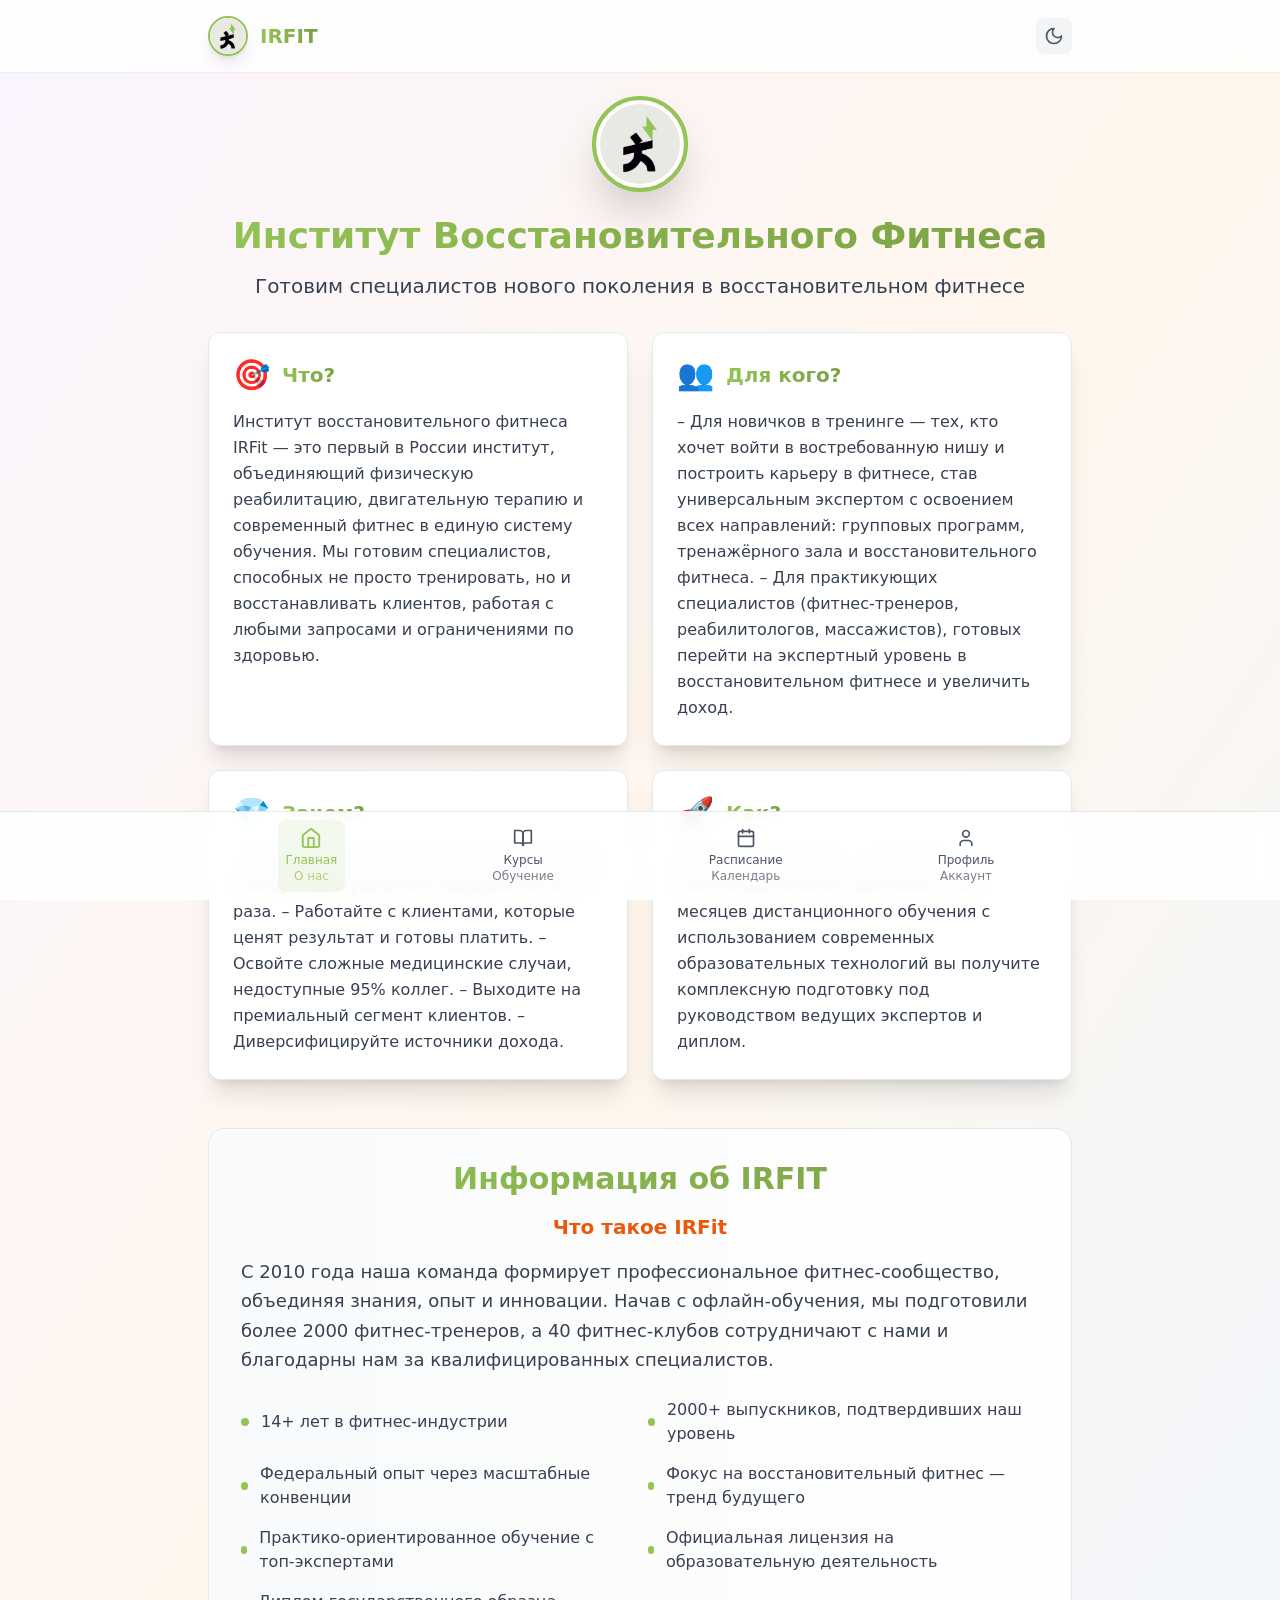
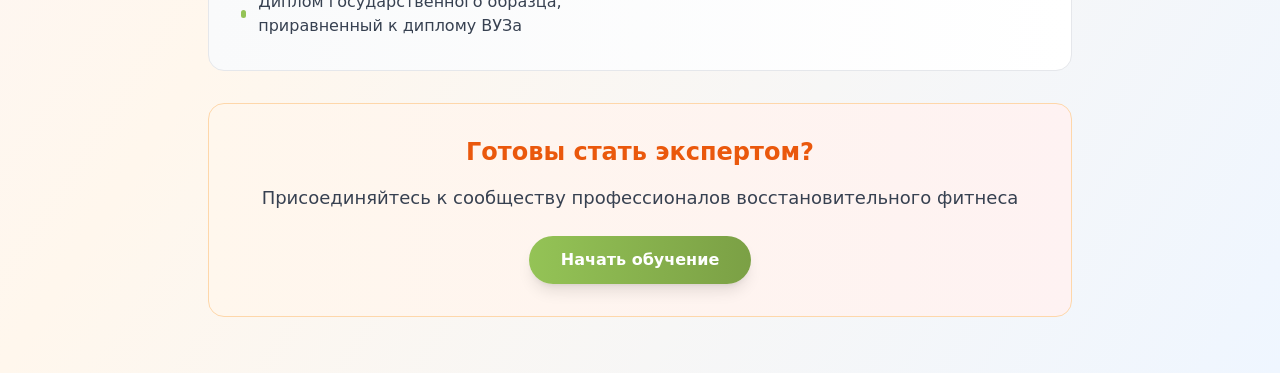
<file: index.html>
<!doctype html>
<html lang="ru">
  <head>
    <meta charset="UTF-8" />
    <link rel="icon" type="image/svg+xml" href="/vite.svg" />
    <meta name="viewport" content="width=device-width, initial-scale=1.0" />
    <title>IRFIT APP - Адаптивное фитнес приложение</title>
    <script src="https://telegram.org/js/telegram-web-app.js"></script>
    <script type="module" crossorigin src="./assets/index-PT_-yAup.js"></script>
    <link rel="stylesheet" crossorigin href="./assets/index-DlywzJ5x.css">
  </head>
  <body>
    <div id="root"></div>
  </body>
</html>
</file>
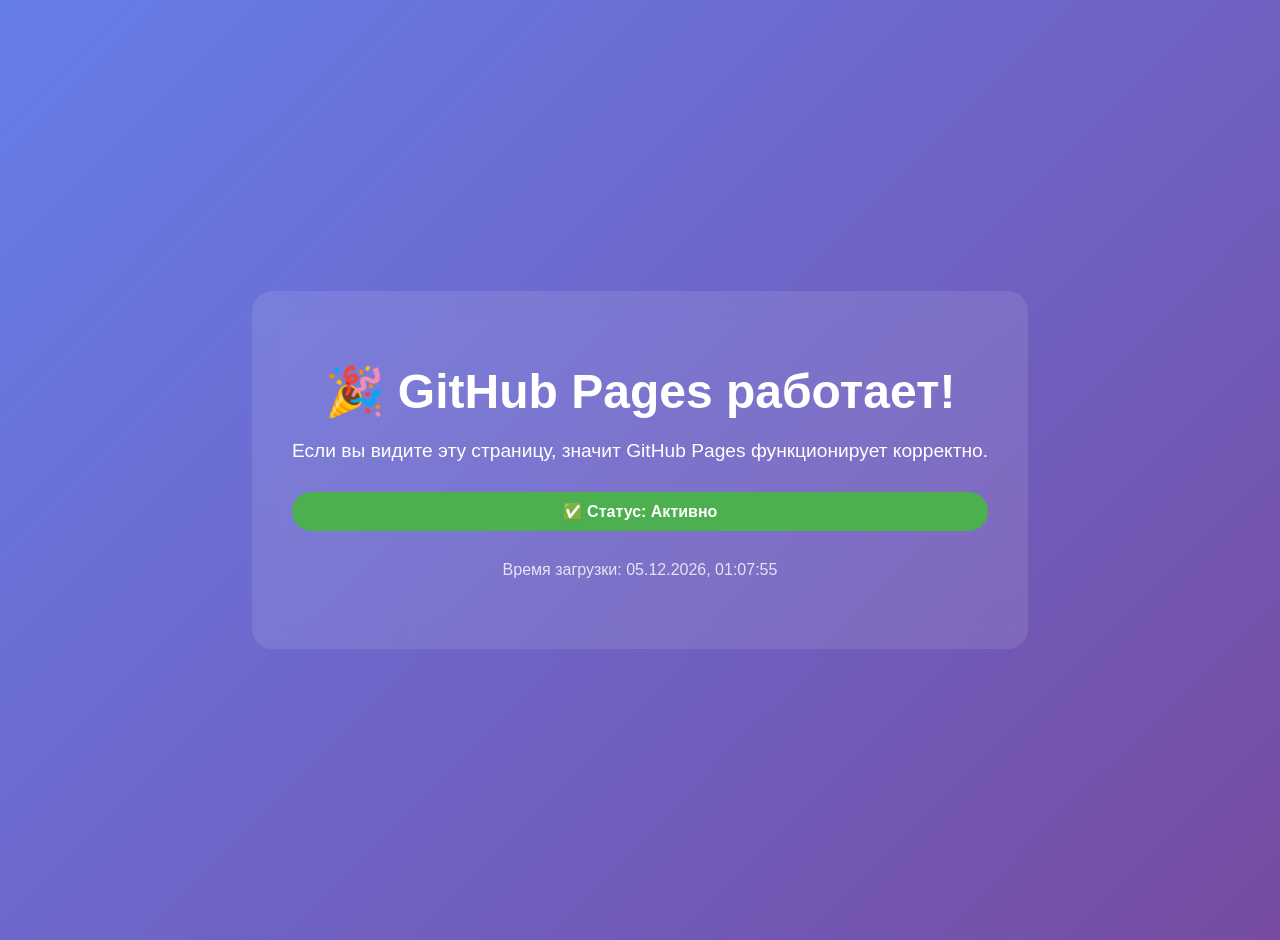
<file: test.html>
<!DOCTYPE html>
<html lang="ru">
<head>
    <meta charset="UTF-8">
    <meta name="viewport" content="width=device-width, initial-scale=1.0">
    <title>Тест GitHub Pages</title>
    <style>
        body {
            font-family: Arial, sans-serif;
            background: linear-gradient(135deg, #667eea 0%, #764ba2 100%);
            color: white;
            margin: 0;
            padding: 20px;
            min-height: 100vh;
            display: flex;
            align-items: center;
            justify-content: center;
        }
        .container {
            text-align: center;
            background: rgba(255, 255, 255, 0.1);
            padding: 40px;
            border-radius: 20px;
            backdrop-filter: blur(10px);
        }
        h1 {
            font-size: 3rem;
            margin-bottom: 20px;
        }
        p {
            font-size: 1.2rem;
            margin-bottom: 30px;
        }
        .status {
            background: #4CAF50;
            padding: 10px 20px;
            border-radius: 25px;
            font-weight: bold;
        }
    </style>
</head>
<body>
    <div class="container">
        <h1>🎉 GitHub Pages работает!</h1>
        <p>Если вы видите эту страницу, значит GitHub Pages функционирует корректно.</p>
        <div class="status">✅ Статус: Активно</div>
        <p style="margin-top: 30px; font-size: 1rem; opacity: 0.8;">
            Время загрузки: <span id="loadTime"></span>
        </p>
    </div>
    
    <script>
        document.getElementById('loadTime').textContent = new Date().toLocaleString('ru-RU');
        console.log('Тестовая страница загружена успешно!');
    </script>
</body>
</html>
</file>
<file: assets/index-DlywzJ5x.css>
*,:before,:after{--tw-border-spacing-x: 0;--tw-border-spacing-y: 0;--tw-translate-x: 0;--tw-translate-y: 0;--tw-rotate: 0;--tw-skew-x: 0;--tw-skew-y: 0;--tw-scale-x: 1;--tw-scale-y: 1;--tw-pan-x: ;--tw-pan-y: ;--tw-pinch-zoom: ;--tw-scroll-snap-strictness: proximity;--tw-gradient-from-position: ;--tw-gradient-via-position: ;--tw-gradient-to-position: ;--tw-ordinal: ;--tw-slashed-zero: ;--tw-numeric-figure: ;--tw-numeric-spacing: ;--tw-numeric-fraction: ;--tw-ring-inset: ;--tw-ring-offset-width: 0px;--tw-ring-offset-color: #fff;--tw-ring-color: rgb(59 130 246 / .5);--tw-ring-offset-shadow: 0 0 #0000;--tw-ring-shadow: 0 0 #0000;--tw-shadow: 0 0 #0000;--tw-shadow-colored: 0 0 #0000;--tw-blur: ;--tw-brightness: ;--tw-contrast: ;--tw-grayscale: ;--tw-hue-rotate: ;--tw-invert: ;--tw-saturate: ;--tw-sepia: ;--tw-drop-shadow: ;--tw-backdrop-blur: ;--tw-backdrop-brightness: ;--tw-backdrop-contrast: ;--tw-backdrop-grayscale: ;--tw-backdrop-hue-rotate: ;--tw-backdrop-invert: ;--tw-backdrop-opacity: ;--tw-backdrop-saturate: ;--tw-backdrop-sepia: ;--tw-contain-size: ;--tw-contain-layout: ;--tw-contain-paint: ;--tw-contain-style: }::backdrop{--tw-border-spacing-x: 0;--tw-border-spacing-y: 0;--tw-translate-x: 0;--tw-translate-y: 0;--tw-rotate: 0;--tw-skew-x: 0;--tw-skew-y: 0;--tw-scale-x: 1;--tw-scale-y: 1;--tw-pan-x: ;--tw-pan-y: ;--tw-pinch-zoom: ;--tw-scroll-snap-strictness: proximity;--tw-gradient-from-position: ;--tw-gradient-via-position: ;--tw-gradient-to-position: ;--tw-ordinal: ;--tw-slashed-zero: ;--tw-numeric-figure: ;--tw-numeric-spacing: ;--tw-numeric-fraction: ;--tw-ring-inset: ;--tw-ring-offset-width: 0px;--tw-ring-offset-color: #fff;--tw-ring-color: rgb(59 130 246 / .5);--tw-ring-offset-shadow: 0 0 #0000;--tw-ring-shadow: 0 0 #0000;--tw-shadow: 0 0 #0000;--tw-shadow-colored: 0 0 #0000;--tw-blur: ;--tw-brightness: ;--tw-contrast: ;--tw-grayscale: ;--tw-hue-rotate: ;--tw-invert: ;--tw-saturate: ;--tw-sepia: ;--tw-drop-shadow: ;--tw-backdrop-blur: ;--tw-backdrop-brightness: ;--tw-backdrop-contrast: ;--tw-backdrop-grayscale: ;--tw-backdrop-hue-rotate: ;--tw-backdrop-invert: ;--tw-backdrop-opacity: ;--tw-backdrop-saturate: ;--tw-backdrop-sepia: ;--tw-contain-size: ;--tw-contain-layout: ;--tw-contain-paint: ;--tw-contain-style: }*,:before,:after{box-sizing:border-box;border-width:0;border-style:solid;border-color:#e5e7eb}:before,:after{--tw-content: ""}html,:host{line-height:1.5;-webkit-text-size-adjust:100%;-moz-tab-size:4;-o-tab-size:4;tab-size:4;font-family:ui-sans-serif,system-ui,sans-serif,"Apple Color Emoji","Segoe UI Emoji",Segoe UI Symbol,"Noto Color Emoji";font-feature-settings:normal;font-variation-settings:normal;-webkit-tap-highlight-color:transparent}body{margin:0;line-height:inherit}hr{height:0;color:inherit;border-top-width:1px}abbr:where([title]){-webkit-text-decoration:underline dotted;text-decoration:underline dotted}h1,h2,h3,h4,h5,h6{font-size:inherit;font-weight:inherit}a{color:inherit;text-decoration:inherit}b,strong{font-weight:bolder}code,kbd,samp,pre{font-family:ui-monospace,SFMono-Regular,Menlo,Monaco,Consolas,Liberation Mono,Courier New,monospace;font-feature-settings:normal;font-variation-settings:normal;font-size:1em}small{font-size:80%}sub,sup{font-size:75%;line-height:0;position:relative;vertical-align:baseline}sub{bottom:-.25em}sup{top:-.5em}table{text-indent:0;border-color:inherit;border-collapse:collapse}button,input,optgroup,select,textarea{font-family:inherit;font-feature-settings:inherit;font-variation-settings:inherit;font-size:100%;font-weight:inherit;line-height:inherit;letter-spacing:inherit;color:inherit;margin:0;padding:0}button,select{text-transform:none}button,input:where([type=button]),input:where([type=reset]),input:where([type=submit]){-webkit-appearance:button;background-color:transparent;background-image:none}:-moz-focusring{outline:auto}:-moz-ui-invalid{box-shadow:none}progress{vertical-align:baseline}::-webkit-inner-spin-button,::-webkit-outer-spin-button{height:auto}[type=search]{-webkit-appearance:textfield;outline-offset:-2px}::-webkit-search-decoration{-webkit-appearance:none}::-webkit-file-upload-button{-webkit-appearance:button;font:inherit}summary{display:list-item}blockquote,dl,dd,h1,h2,h3,h4,h5,h6,hr,figure,p,pre{margin:0}fieldset{margin:0;padding:0}legend{padding:0}ol,ul,menu{list-style:none;margin:0;padding:0}dialog{padding:0}textarea{resize:vertical}input::-moz-placeholder,textarea::-moz-placeholder{opacity:1;color:#9ca3af}input::placeholder,textarea::placeholder{opacity:1;color:#9ca3af}button,[role=button]{cursor:pointer}:disabled{cursor:default}img,svg,video,canvas,audio,iframe,embed,object{display:block;vertical-align:middle}img,video{max-width:100%;height:auto}[hidden]:where(:not([hidden=until-found])){display:none}.fixed{position:fixed}.absolute{position:absolute}.relative{position:relative}.sticky{position:sticky}.inset-0{top:0;right:0;bottom:0;left:0}.-right-1{right:-.25rem}.-top-1{top:-.25rem}.bottom-0{bottom:0}.bottom-1{bottom:.25rem}.bottom-3{bottom:.75rem}.left-0{left:0}.left-3{left:.75rem}.right-0{right:0}.right-3{right:.75rem}.top-0{top:0}.top-1\/2{top:50%}.z-10{z-index:10}.z-40{z-index:40}.z-50{z-index:50}.mx-4{margin-left:1rem;margin-right:1rem}.mx-auto{margin-left:auto;margin-right:auto}.mb-1{margin-bottom:.25rem}.mb-12{margin-bottom:3rem}.mb-2{margin-bottom:.5rem}.mb-3{margin-bottom:.75rem}.mb-4{margin-bottom:1rem}.mb-6{margin-bottom:1.5rem}.mb-8{margin-bottom:2rem}.ml-1{margin-left:.25rem}.ml-2{margin-left:.5rem}.ml-4{margin-left:1rem}.mr-2{margin-right:.5rem}.mr-3{margin-right:.75rem}.mr-4{margin-right:1rem}.mt-0\.5{margin-top:.125rem}.mt-1{margin-top:.25rem}.mt-2{margin-top:.5rem}.mt-3{margin-top:.75rem}.mt-4{margin-top:1rem}.mt-6{margin-top:1.5rem}.mt-auto{margin-top:auto}.block{display:block}.inline-block{display:inline-block}.inline{display:inline}.flex{display:flex}.inline-flex{display:inline-flex}.grid{display:grid}.hidden{display:none}.aspect-square{aspect-ratio:1 / 1}.h-1\.5{height:.375rem}.h-10{height:2.5rem}.h-12{height:3rem}.h-16{height:4rem}.h-2{height:.5rem}.h-20{height:5rem}.h-24{height:6rem}.h-3{height:.75rem}.h-32{height:8rem}.h-4{height:1rem}.h-40{height:10rem}.h-5{height:1.25rem}.h-6{height:1.5rem}.h-64{height:16rem}.h-8{height:2rem}.h-96{height:24rem}.h-full{height:100%}.h-screen{height:100vh}.max-h-32{max-height:8rem}.max-h-96{max-height:24rem}.max-h-\[85vh\]{max-height:85vh}.max-h-\[calc\(100vh-5rem\)\]{max-height:calc(100vh - 5rem)}.min-h-\[200px\]{min-height:200px}.min-h-\[250px\]{min-height:250px}.min-h-\[300px\]{min-height:300px}.min-h-screen{min-height:100vh}.w-1\.5{width:.375rem}.w-10{width:2.5rem}.w-12{width:3rem}.w-16{width:4rem}.w-2{width:.5rem}.w-20{width:5rem}.w-24{width:6rem}.w-3{width:.75rem}.w-4{width:1rem}.w-5{width:1.25rem}.w-6{width:1.5rem}.w-8{width:2rem}.w-9{width:2.25rem}.w-full{width:100%}.min-w-0{min-width:0px}.max-w-2xl{max-width:42rem}.max-w-4xl{max-width:56rem}.max-w-lg{max-width:32rem}.max-w-md{max-width:28rem}.flex-1{flex:1 1 0%}.flex-shrink-0{flex-shrink:0}.-translate-y-1\/2{--tw-translate-y: -50%;transform:translate(var(--tw-translate-x),var(--tw-translate-y)) rotate(var(--tw-rotate)) skew(var(--tw-skew-x)) skewY(var(--tw-skew-y)) scaleX(var(--tw-scale-x)) scaleY(var(--tw-scale-y))}.rotate-180{--tw-rotate: 180deg;transform:translate(var(--tw-translate-x),var(--tw-translate-y)) rotate(var(--tw-rotate)) skew(var(--tw-skew-x)) skewY(var(--tw-skew-y)) scaleX(var(--tw-scale-x)) scaleY(var(--tw-scale-y))}.scale-100{--tw-scale-x: 1;--tw-scale-y: 1;transform:translate(var(--tw-translate-x),var(--tw-translate-y)) rotate(var(--tw-rotate)) skew(var(--tw-skew-x)) skewY(var(--tw-skew-y)) scaleX(var(--tw-scale-x)) scaleY(var(--tw-scale-y))}.scale-110{--tw-scale-x: 1.1;--tw-scale-y: 1.1;transform:translate(var(--tw-translate-x),var(--tw-translate-y)) rotate(var(--tw-rotate)) skew(var(--tw-skew-x)) skewY(var(--tw-skew-y)) scaleX(var(--tw-scale-x)) scaleY(var(--tw-scale-y))}.transform{transform:translate(var(--tw-translate-x),var(--tw-translate-y)) rotate(var(--tw-rotate)) skew(var(--tw-skew-x)) skewY(var(--tw-skew-y)) scaleX(var(--tw-scale-x)) scaleY(var(--tw-scale-y))}@keyframes pulse{50%{opacity:.5}}.animate-pulse{animation:pulse 2s cubic-bezier(.4,0,.6,1) infinite}@keyframes spin{to{transform:rotate(360deg)}}.animate-spin{animation:spin 1s linear infinite}.cursor-not-allowed{cursor:not-allowed}.cursor-pointer{cursor:pointer}.resize-none{resize:none}.list-inside{list-style-position:inside}.list-decimal{list-style-type:decimal}.grid-cols-1{grid-template-columns:repeat(1,minmax(0,1fr))}.grid-cols-2{grid-template-columns:repeat(2,minmax(0,1fr))}.grid-cols-3{grid-template-columns:repeat(3,minmax(0,1fr))}.grid-cols-7{grid-template-columns:repeat(7,minmax(0,1fr))}.flex-col{flex-direction:column}.flex-wrap{flex-wrap:wrap}.items-start{align-items:flex-start}.items-center{align-items:center}.items-stretch{align-items:stretch}.justify-start{justify-content:flex-start}.justify-end{justify-content:flex-end}.justify-center{justify-content:center}.justify-between{justify-content:space-between}.justify-around{justify-content:space-around}.gap-2{gap:.5rem}.gap-3{gap:.75rem}.gap-4{gap:1rem}.gap-6{gap:1.5rem}.space-x-1>:not([hidden])~:not([hidden]){--tw-space-x-reverse: 0;margin-right:calc(.25rem * var(--tw-space-x-reverse));margin-left:calc(.25rem * calc(1 - var(--tw-space-x-reverse)))}.space-x-2>:not([hidden])~:not([hidden]){--tw-space-x-reverse: 0;margin-right:calc(.5rem * var(--tw-space-x-reverse));margin-left:calc(.5rem * calc(1 - var(--tw-space-x-reverse)))}.space-x-3>:not([hidden])~:not([hidden]){--tw-space-x-reverse: 0;margin-right:calc(.75rem * var(--tw-space-x-reverse));margin-left:calc(.75rem * calc(1 - var(--tw-space-x-reverse)))}.space-x-4>:not([hidden])~:not([hidden]){--tw-space-x-reverse: 0;margin-right:calc(1rem * var(--tw-space-x-reverse));margin-left:calc(1rem * calc(1 - var(--tw-space-x-reverse)))}.space-x-6>:not([hidden])~:not([hidden]){--tw-space-x-reverse: 0;margin-right:calc(1.5rem * var(--tw-space-x-reverse));margin-left:calc(1.5rem * calc(1 - var(--tw-space-x-reverse)))}.space-y-1>:not([hidden])~:not([hidden]){--tw-space-y-reverse: 0;margin-top:calc(.25rem * calc(1 - var(--tw-space-y-reverse)));margin-bottom:calc(.25rem * var(--tw-space-y-reverse))}.space-y-2>:not([hidden])~:not([hidden]){--tw-space-y-reverse: 0;margin-top:calc(.5rem * calc(1 - var(--tw-space-y-reverse)));margin-bottom:calc(.5rem * var(--tw-space-y-reverse))}.space-y-3>:not([hidden])~:not([hidden]){--tw-space-y-reverse: 0;margin-top:calc(.75rem * calc(1 - var(--tw-space-y-reverse)));margin-bottom:calc(.75rem * var(--tw-space-y-reverse))}.space-y-4>:not([hidden])~:not([hidden]){--tw-space-y-reverse: 0;margin-top:calc(1rem * calc(1 - var(--tw-space-y-reverse)));margin-bottom:calc(1rem * var(--tw-space-y-reverse))}.space-y-6>:not([hidden])~:not([hidden]){--tw-space-y-reverse: 0;margin-top:calc(1.5rem * calc(1 - var(--tw-space-y-reverse)));margin-bottom:calc(1.5rem * var(--tw-space-y-reverse))}.overflow-hidden{overflow:hidden}.overflow-y-auto{overflow-y:auto}.truncate{overflow:hidden;text-overflow:ellipsis;white-space:nowrap}.whitespace-nowrap{white-space:nowrap}.break-all{word-break:break-all}.rounded{border-radius:.25rem}.rounded-2xl{border-radius:1rem}.rounded-full{border-radius:9999px}.rounded-lg{border-radius:.5rem}.rounded-md{border-radius:.375rem}.rounded-xl{border-radius:.75rem}.border{border-width:1px}.border-2{border-width:2px}.border-4{border-width:4px}.border-b{border-bottom-width:1px}.border-b-2{border-bottom-width:2px}.border-l-4{border-left-width:4px}.border-t{border-top-width:1px}.border-dashed{border-style:dashed}.border-\[\#94c356\]{--tw-border-opacity: 1;border-color:rgb(148 195 86 / var(--tw-border-opacity, 1))}.border-\[\#94c356\]\/20{border-color:#94c35633}.border-\[\#94c356\]\/30{border-color:#94c3564d}.border-blue-200{--tw-border-opacity: 1;border-color:rgb(191 219 254 / var(--tw-border-opacity, 1))}.border-blue-300{--tw-border-opacity: 1;border-color:rgb(147 197 253 / var(--tw-border-opacity, 1))}.border-blue-400{--tw-border-opacity: 1;border-color:rgb(96 165 250 / var(--tw-border-opacity, 1))}.border-blue-500{--tw-border-opacity: 1;border-color:rgb(59 130 246 / var(--tw-border-opacity, 1))}.border-blue-700\/30{border-color:#1d4ed84d}.border-gray-100{--tw-border-opacity: 1;border-color:rgb(243 244 246 / var(--tw-border-opacity, 1))}.border-gray-200{--tw-border-opacity: 1;border-color:rgb(229 231 235 / var(--tw-border-opacity, 1))}.border-gray-300{--tw-border-opacity: 1;border-color:rgb(209 213 219 / var(--tw-border-opacity, 1))}.border-gray-500{--tw-border-opacity: 1;border-color:rgb(107 114 128 / var(--tw-border-opacity, 1))}.border-gray-600{--tw-border-opacity: 1;border-color:rgb(75 85 99 / var(--tw-border-opacity, 1))}.border-gray-700{--tw-border-opacity: 1;border-color:rgb(55 65 81 / var(--tw-border-opacity, 1))}.border-green-200{--tw-border-opacity: 1;border-color:rgb(187 247 208 / var(--tw-border-opacity, 1))}.border-green-300{--tw-border-opacity: 1;border-color:rgb(134 239 172 / var(--tw-border-opacity, 1))}.border-green-500{--tw-border-opacity: 1;border-color:rgb(34 197 94 / var(--tw-border-opacity, 1))}.border-green-700\/30{border-color:#15803d4d}.border-orange-200{--tw-border-opacity: 1;border-color:rgb(254 215 170 / var(--tw-border-opacity, 1))}.border-orange-300{--tw-border-opacity: 1;border-color:rgb(253 186 116 / var(--tw-border-opacity, 1))}.border-orange-500{--tw-border-opacity: 1;border-color:rgb(249 115 22 / var(--tw-border-opacity, 1))}.border-orange-700{--tw-border-opacity: 1;border-color:rgb(194 65 12 / var(--tw-border-opacity, 1))}.border-orange-700\/30{border-color:#c2410c4d}.border-purple-300{--tw-border-opacity: 1;border-color:rgb(216 180 254 / var(--tw-border-opacity, 1))}.border-purple-500{--tw-border-opacity: 1;border-color:rgb(168 85 247 / var(--tw-border-opacity, 1))}.border-red-200{--tw-border-opacity: 1;border-color:rgb(254 202 202 / var(--tw-border-opacity, 1))}.border-red-300{--tw-border-opacity: 1;border-color:rgb(252 165 165 / var(--tw-border-opacity, 1))}.border-red-400{--tw-border-opacity: 1;border-color:rgb(248 113 113 / var(--tw-border-opacity, 1))}.border-red-500{--tw-border-opacity: 1;border-color:rgb(239 68 68 / var(--tw-border-opacity, 1))}.border-red-600\/30{border-color:#dc26264d}.border-red-700\/30{border-color:#b91c1c4d}.border-white{--tw-border-opacity: 1;border-color:rgb(255 255 255 / var(--tw-border-opacity, 1))}.border-white\/30{border-color:#ffffff4d}.border-yellow-200{--tw-border-opacity: 1;border-color:rgb(254 240 138 / var(--tw-border-opacity, 1))}.border-l-\[\#94c356\]{--tw-border-opacity: 1;border-left-color:rgb(148 195 86 / var(--tw-border-opacity, 1))}.border-l-blue-500{--tw-border-opacity: 1;border-left-color:rgb(59 130 246 / var(--tw-border-opacity, 1))}.border-l-green-500{--tw-border-opacity: 1;border-left-color:rgb(34 197 94 / var(--tw-border-opacity, 1))}.border-l-yellow-500{--tw-border-opacity: 1;border-left-color:rgb(234 179 8 / var(--tw-border-opacity, 1))}.border-t-transparent{border-top-color:transparent}.bg-\[\#94c356\]{--tw-bg-opacity: 1;background-color:rgb(148 195 86 / var(--tw-bg-opacity, 1))}.bg-\[\#94c356\]\/10{background-color:#94c3561a}.bg-\[\#94c356\]\/20{background-color:#94c35633}.bg-\[\#94c356\]\/30{background-color:#94c3564d}.bg-black{--tw-bg-opacity: 1;background-color:rgb(0 0 0 / var(--tw-bg-opacity, 1))}.bg-black\/30{background-color:#0000004d}.bg-black\/50{background-color:#00000080}.bg-blue-100{--tw-bg-opacity: 1;background-color:rgb(219 234 254 / var(--tw-bg-opacity, 1))}.bg-blue-50{--tw-bg-opacity: 1;background-color:rgb(239 246 255 / var(--tw-bg-opacity, 1))}.bg-blue-500{--tw-bg-opacity: 1;background-color:rgb(59 130 246 / var(--tw-bg-opacity, 1))}.bg-blue-600{--tw-bg-opacity: 1;background-color:rgb(37 99 235 / var(--tw-bg-opacity, 1))}.bg-blue-900\/20{background-color:#1e3a8a33}.bg-blue-900\/30{background-color:#1e3a8a4d}.bg-gray-100{--tw-bg-opacity: 1;background-color:rgb(243 244 246 / var(--tw-bg-opacity, 1))}.bg-gray-200{--tw-bg-opacity: 1;background-color:rgb(229 231 235 / var(--tw-bg-opacity, 1))}.bg-gray-300{--tw-bg-opacity: 1;background-color:rgb(209 213 219 / var(--tw-bg-opacity, 1))}.bg-gray-400{--tw-bg-opacity: 1;background-color:rgb(156 163 175 / var(--tw-bg-opacity, 1))}.bg-gray-50{--tw-bg-opacity: 1;background-color:rgb(249 250 251 / var(--tw-bg-opacity, 1))}.bg-gray-500{--tw-bg-opacity: 1;background-color:rgb(107 114 128 / var(--tw-bg-opacity, 1))}.bg-gray-600{--tw-bg-opacity: 1;background-color:rgb(75 85 99 / var(--tw-bg-opacity, 1))}.bg-gray-700{--tw-bg-opacity: 1;background-color:rgb(55 65 81 / var(--tw-bg-opacity, 1))}.bg-gray-700\/50{background-color:#37415180}.bg-gray-800{--tw-bg-opacity: 1;background-color:rgb(31 41 55 / var(--tw-bg-opacity, 1))}.bg-gray-900{--tw-bg-opacity: 1;background-color:rgb(17 24 39 / var(--tw-bg-opacity, 1))}.bg-gray-900\/80{background-color:#111827cc}.bg-gray-900\/90{background-color:#111827e6}.bg-green-100{--tw-bg-opacity: 1;background-color:rgb(220 252 231 / var(--tw-bg-opacity, 1))}.bg-green-50{--tw-bg-opacity: 1;background-color:rgb(240 253 244 / var(--tw-bg-opacity, 1))}.bg-green-500{--tw-bg-opacity: 1;background-color:rgb(34 197 94 / var(--tw-bg-opacity, 1))}.bg-green-600{--tw-bg-opacity: 1;background-color:rgb(22 163 74 / var(--tw-bg-opacity, 1))}.bg-green-900\/20{background-color:#14532d33}.bg-green-900\/50{background-color:#14532d80}.bg-indigo-100{--tw-bg-opacity: 1;background-color:rgb(224 231 255 / var(--tw-bg-opacity, 1))}.bg-orange-100{--tw-bg-opacity: 1;background-color:rgb(255 237 213 / var(--tw-bg-opacity, 1))}.bg-orange-50{--tw-bg-opacity: 1;background-color:rgb(255 247 237 / var(--tw-bg-opacity, 1))}.bg-orange-500{--tw-bg-opacity: 1;background-color:rgb(249 115 22 / var(--tw-bg-opacity, 1))}.bg-orange-900\/20{background-color:#7c2d1233}.bg-orange-900\/30{background-color:#7c2d124d}.bg-purple-100{--tw-bg-opacity: 1;background-color:rgb(243 232 255 / var(--tw-bg-opacity, 1))}.bg-purple-50{--tw-bg-opacity: 1;background-color:rgb(250 245 255 / var(--tw-bg-opacity, 1))}.bg-purple-900\/30{background-color:#581c874d}.bg-red-100{--tw-bg-opacity: 1;background-color:rgb(254 226 226 / var(--tw-bg-opacity, 1))}.bg-red-50{--tw-bg-opacity: 1;background-color:rgb(254 242 242 / var(--tw-bg-opacity, 1))}.bg-red-500{--tw-bg-opacity: 1;background-color:rgb(239 68 68 / var(--tw-bg-opacity, 1))}.bg-red-600{--tw-bg-opacity: 1;background-color:rgb(220 38 38 / var(--tw-bg-opacity, 1))}.bg-red-900\/20{background-color:#7f1d1d33}.bg-red-900\/50{background-color:#7f1d1d80}.bg-white{--tw-bg-opacity: 1;background-color:rgb(255 255 255 / var(--tw-bg-opacity, 1))}.bg-white\/10{background-color:#ffffff1a}.bg-white\/20{background-color:#fff3}.bg-white\/30{background-color:#ffffff4d}.bg-white\/80{background-color:#fffc}.bg-white\/90{background-color:#ffffffe6}.bg-yellow-100{--tw-bg-opacity: 1;background-color:rgb(254 249 195 / var(--tw-bg-opacity, 1))}.bg-yellow-50{--tw-bg-opacity: 1;background-color:rgb(254 252 232 / var(--tw-bg-opacity, 1))}.bg-yellow-500{--tw-bg-opacity: 1;background-color:rgb(234 179 8 / var(--tw-bg-opacity, 1))}.bg-opacity-10{--tw-bg-opacity: .1}.bg-opacity-50{--tw-bg-opacity: .5}.bg-gradient-to-br{background-image:linear-gradient(to bottom right,var(--tw-gradient-stops))}.bg-gradient-to-r{background-image:linear-gradient(to right,var(--tw-gradient-stops))}.from-\[\#94c356\]{--tw-gradient-from: #94c356 var(--tw-gradient-from-position);--tw-gradient-to: rgb(148 195 86 / 0) var(--tw-gradient-to-position);--tw-gradient-stops: var(--tw-gradient-from), var(--tw-gradient-to)}.from-\[\#94c356\]\/10{--tw-gradient-from: rgb(148 195 86 / .1) var(--tw-gradient-from-position);--tw-gradient-to: rgb(148 195 86 / 0) var(--tw-gradient-to-position);--tw-gradient-stops: var(--tw-gradient-from), var(--tw-gradient-to)}.from-blue-500{--tw-gradient-from: #3b82f6 var(--tw-gradient-from-position);--tw-gradient-to: rgb(59 130 246 / 0) var(--tw-gradient-to-position);--tw-gradient-stops: var(--tw-gradient-from), var(--tw-gradient-to)}.from-gray-300{--tw-gradient-from: #d1d5db var(--tw-gradient-from-position);--tw-gradient-to: rgb(209 213 219 / 0) var(--tw-gradient-to-position);--tw-gradient-stops: var(--tw-gradient-from), var(--tw-gradient-to)}.from-gray-50{--tw-gradient-from: #f9fafb var(--tw-gradient-from-position);--tw-gradient-to: rgb(249 250 251 / 0) var(--tw-gradient-to-position);--tw-gradient-stops: var(--tw-gradient-from), var(--tw-gradient-to)}.from-gray-500{--tw-gradient-from: #6b7280 var(--tw-gradient-from-position);--tw-gradient-to: rgb(107 114 128 / 0) var(--tw-gradient-to-position);--tw-gradient-stops: var(--tw-gradient-from), var(--tw-gradient-to)}.from-gray-800{--tw-gradient-from: #1f2937 var(--tw-gradient-from-position);--tw-gradient-to: rgb(31 41 55 / 0) var(--tw-gradient-to-position);--tw-gradient-stops: var(--tw-gradient-from), var(--tw-gradient-to)}.from-gray-900{--tw-gradient-from: #111827 var(--tw-gradient-from-position);--tw-gradient-to: rgb(17 24 39 / 0) var(--tw-gradient-to-position);--tw-gradient-stops: var(--tw-gradient-from), var(--tw-gradient-to)}.from-orange-400{--tw-gradient-from: #fb923c var(--tw-gradient-from-position);--tw-gradient-to: rgb(251 146 60 / 0) var(--tw-gradient-to-position);--tw-gradient-stops: var(--tw-gradient-from), var(--tw-gradient-to)}.from-orange-50{--tw-gradient-from: #fff7ed var(--tw-gradient-from-position);--tw-gradient-to: rgb(255 247 237 / 0) var(--tw-gradient-to-position);--tw-gradient-stops: var(--tw-gradient-from), var(--tw-gradient-to)}.from-orange-900\/50{--tw-gradient-from: rgb(124 45 18 / .5) var(--tw-gradient-from-position);--tw-gradient-to: rgb(124 45 18 / 0) var(--tw-gradient-to-position);--tw-gradient-stops: var(--tw-gradient-from), var(--tw-gradient-to)}.from-purple-50{--tw-gradient-from: #faf5ff var(--tw-gradient-from-position);--tw-gradient-to: rgb(250 245 255 / 0) var(--tw-gradient-to-position);--tw-gradient-stops: var(--tw-gradient-from), var(--tw-gradient-to)}.from-yellow-400{--tw-gradient-from: #facc15 var(--tw-gradient-from-position);--tw-gradient-to: rgb(250 204 21 / 0) var(--tw-gradient-to-position);--tw-gradient-stops: var(--tw-gradient-from), var(--tw-gradient-to)}.via-gray-800{--tw-gradient-to: rgb(31 41 55 / 0) var(--tw-gradient-to-position);--tw-gradient-stops: var(--tw-gradient-from), #1f2937 var(--tw-gradient-via-position), var(--tw-gradient-to)}.via-orange-50{--tw-gradient-to: rgb(255 247 237 / 0) var(--tw-gradient-to-position);--tw-gradient-stops: var(--tw-gradient-from), #fff7ed var(--tw-gradient-via-position), var(--tw-gradient-to)}.to-\[\#7ba045\]{--tw-gradient-to: #7ba045 var(--tw-gradient-to-position)}.to-\[\#7ba045\]\/10{--tw-gradient-to: rgb(123 160 69 / .1) var(--tw-gradient-to-position)}.to-blue-50{--tw-gradient-to: #eff6ff var(--tw-gradient-to-position)}.to-blue-600{--tw-gradient-to: #2563eb var(--tw-gradient-to-position)}.to-gray-500{--tw-gradient-to: #6b7280 var(--tw-gradient-to-position)}.to-gray-600{--tw-gradient-to: #4b5563 var(--tw-gradient-to-position)}.to-gray-900{--tw-gradient-to: #111827 var(--tw-gradient-to-position)}.to-orange-600{--tw-gradient-to: #ea580c var(--tw-gradient-to-position)}.to-red-50{--tw-gradient-to: #fef2f2 var(--tw-gradient-to-position)}.to-red-900\/50{--tw-gradient-to: rgb(127 29 29 / .5) var(--tw-gradient-to-position)}.to-white{--tw-gradient-to: #fff var(--tw-gradient-to-position)}.to-yellow-600{--tw-gradient-to: #ca8a04 var(--tw-gradient-to-position)}.bg-clip-text{-webkit-background-clip:text;background-clip:text}.object-cover{-o-object-fit:cover;object-fit:cover}.p-1{padding:.25rem}.p-2{padding:.5rem}.p-3{padding:.75rem}.p-4{padding:1rem}.p-6{padding:1.5rem}.p-8{padding:2rem}.px-2{padding-left:.5rem;padding-right:.5rem}.px-3{padding-left:.75rem;padding-right:.75rem}.px-4{padding-left:1rem;padding-right:1rem}.px-6{padding-left:1.5rem;padding-right:1.5rem}.px-8{padding-left:2rem;padding-right:2rem}.py-1{padding-top:.25rem;padding-bottom:.25rem}.py-1\.5{padding-top:.375rem;padding-bottom:.375rem}.py-12{padding-top:3rem;padding-bottom:3rem}.py-2{padding-top:.5rem;padding-bottom:.5rem}.py-3{padding-top:.75rem;padding-bottom:.75rem}.py-4{padding-top:1rem;padding-bottom:1rem}.py-6{padding-top:1.5rem;padding-bottom:1.5rem}.py-8{padding-top:2rem;padding-bottom:2rem}.pb-20{padding-bottom:5rem}.pl-10{padding-left:2.5rem}.pl-12{padding-left:3rem}.pr-12{padding-right:3rem}.pr-4{padding-right:1rem}.pt-2{padding-top:.5rem}.pt-3{padding-top:.75rem}.pt-4{padding-top:1rem}.pt-6{padding-top:1.5rem}.text-left{text-align:left}.text-center{text-align:center}.text-right{text-align:right}.font-mono{font-family:ui-monospace,SFMono-Regular,Menlo,Monaco,Consolas,Liberation Mono,Courier New,monospace}.text-2xl{font-size:1.5rem;line-height:2rem}.text-3xl{font-size:1.875rem;line-height:2.25rem}.text-4xl{font-size:2.25rem;line-height:2.5rem}.text-6xl{font-size:3.75rem;line-height:1}.text-lg{font-size:1.125rem;line-height:1.75rem}.text-sm{font-size:.875rem;line-height:1.25rem}.text-xl{font-size:1.25rem;line-height:1.75rem}.text-xs{font-size:.75rem;line-height:1rem}.font-bold{font-weight:700}.font-medium{font-weight:500}.font-semibold{font-weight:600}.capitalize{text-transform:capitalize}.leading-relaxed{line-height:1.625}.tracking-widest{letter-spacing:.1em}.text-\[\#7ba045\]{--tw-text-opacity: 1;color:rgb(123 160 69 / var(--tw-text-opacity, 1))}.text-\[\#94c356\]{--tw-text-opacity: 1;color:rgb(148 195 86 / var(--tw-text-opacity, 1))}.text-blue-200{--tw-text-opacity: 1;color:rgb(191 219 254 / var(--tw-text-opacity, 1))}.text-blue-300{--tw-text-opacity: 1;color:rgb(147 197 253 / var(--tw-text-opacity, 1))}.text-blue-400{--tw-text-opacity: 1;color:rgb(96 165 250 / var(--tw-text-opacity, 1))}.text-blue-500{--tw-text-opacity: 1;color:rgb(59 130 246 / var(--tw-text-opacity, 1))}.text-blue-600{--tw-text-opacity: 1;color:rgb(37 99 235 / var(--tw-text-opacity, 1))}.text-blue-700{--tw-text-opacity: 1;color:rgb(29 78 216 / var(--tw-text-opacity, 1))}.text-blue-800{--tw-text-opacity: 1;color:rgb(30 64 175 / var(--tw-text-opacity, 1))}.text-gray-200{--tw-text-opacity: 1;color:rgb(229 231 235 / var(--tw-text-opacity, 1))}.text-gray-300{--tw-text-opacity: 1;color:rgb(209 213 219 / var(--tw-text-opacity, 1))}.text-gray-400{--tw-text-opacity: 1;color:rgb(156 163 175 / var(--tw-text-opacity, 1))}.text-gray-500{--tw-text-opacity: 1;color:rgb(107 114 128 / var(--tw-text-opacity, 1))}.text-gray-600{--tw-text-opacity: 1;color:rgb(75 85 99 / var(--tw-text-opacity, 1))}.text-gray-700{--tw-text-opacity: 1;color:rgb(55 65 81 / var(--tw-text-opacity, 1))}.text-gray-800{--tw-text-opacity: 1;color:rgb(31 41 55 / var(--tw-text-opacity, 1))}.text-gray-900{--tw-text-opacity: 1;color:rgb(17 24 39 / var(--tw-text-opacity, 1))}.text-green-200{--tw-text-opacity: 1;color:rgb(187 247 208 / var(--tw-text-opacity, 1))}.text-green-300{--tw-text-opacity: 1;color:rgb(134 239 172 / var(--tw-text-opacity, 1))}.text-green-400{--tw-text-opacity: 1;color:rgb(74 222 128 / var(--tw-text-opacity, 1))}.text-green-500{--tw-text-opacity: 1;color:rgb(34 197 94 / var(--tw-text-opacity, 1))}.text-green-600{--tw-text-opacity: 1;color:rgb(22 163 74 / var(--tw-text-opacity, 1))}.text-green-700{--tw-text-opacity: 1;color:rgb(21 128 61 / var(--tw-text-opacity, 1))}.text-green-800{--tw-text-opacity: 1;color:rgb(22 101 52 / var(--tw-text-opacity, 1))}.text-indigo-600{--tw-text-opacity: 1;color:rgb(79 70 229 / var(--tw-text-opacity, 1))}.text-indigo-700{--tw-text-opacity: 1;color:rgb(67 56 202 / var(--tw-text-opacity, 1))}.text-orange-200{--tw-text-opacity: 1;color:rgb(254 215 170 / var(--tw-text-opacity, 1))}.text-orange-300{--tw-text-opacity: 1;color:rgb(253 186 116 / var(--tw-text-opacity, 1))}.text-orange-400{--tw-text-opacity: 1;color:rgb(251 146 60 / var(--tw-text-opacity, 1))}.text-orange-500{--tw-text-opacity: 1;color:rgb(249 115 22 / var(--tw-text-opacity, 1))}.text-orange-600{--tw-text-opacity: 1;color:rgb(234 88 12 / var(--tw-text-opacity, 1))}.text-orange-700{--tw-text-opacity: 1;color:rgb(194 65 12 / var(--tw-text-opacity, 1))}.text-orange-800{--tw-text-opacity: 1;color:rgb(154 52 18 / var(--tw-text-opacity, 1))}.text-pink-400{--tw-text-opacity: 1;color:rgb(244 114 182 / var(--tw-text-opacity, 1))}.text-pink-500{--tw-text-opacity: 1;color:rgb(236 72 153 / var(--tw-text-opacity, 1))}.text-purple-400{--tw-text-opacity: 1;color:rgb(192 132 252 / var(--tw-text-opacity, 1))}.text-purple-500{--tw-text-opacity: 1;color:rgb(168 85 247 / var(--tw-text-opacity, 1))}.text-purple-600{--tw-text-opacity: 1;color:rgb(147 51 234 / var(--tw-text-opacity, 1))}.text-red-300{--tw-text-opacity: 1;color:rgb(252 165 165 / var(--tw-text-opacity, 1))}.text-red-400{--tw-text-opacity: 1;color:rgb(248 113 113 / var(--tw-text-opacity, 1))}.text-red-500{--tw-text-opacity: 1;color:rgb(239 68 68 / var(--tw-text-opacity, 1))}.text-red-600{--tw-text-opacity: 1;color:rgb(220 38 38 / var(--tw-text-opacity, 1))}.text-red-700{--tw-text-opacity: 1;color:rgb(185 28 28 / var(--tw-text-opacity, 1))}.text-red-800{--tw-text-opacity: 1;color:rgb(153 27 27 / var(--tw-text-opacity, 1))}.text-transparent{color:transparent}.text-white{--tw-text-opacity: 1;color:rgb(255 255 255 / var(--tw-text-opacity, 1))}.text-white\/90{color:#ffffffe6}.text-yellow-200{--tw-text-opacity: 1;color:rgb(254 240 138 / var(--tw-text-opacity, 1))}.text-yellow-300{--tw-text-opacity: 1;color:rgb(253 224 71 / var(--tw-text-opacity, 1))}.text-yellow-400{--tw-text-opacity: 1;color:rgb(250 204 21 / var(--tw-text-opacity, 1))}.text-yellow-500{--tw-text-opacity: 1;color:rgb(234 179 8 / var(--tw-text-opacity, 1))}.text-yellow-600{--tw-text-opacity: 1;color:rgb(202 138 4 / var(--tw-text-opacity, 1))}.text-yellow-800{--tw-text-opacity: 1;color:rgb(133 77 14 / var(--tw-text-opacity, 1))}.line-through{text-decoration-line:line-through}.placeholder-gray-400::-moz-placeholder{--tw-placeholder-opacity: 1;color:rgb(156 163 175 / var(--tw-placeholder-opacity, 1))}.placeholder-gray-400::placeholder{--tw-placeholder-opacity: 1;color:rgb(156 163 175 / var(--tw-placeholder-opacity, 1))}.placeholder-gray-500::-moz-placeholder{--tw-placeholder-opacity: 1;color:rgb(107 114 128 / var(--tw-placeholder-opacity, 1))}.placeholder-gray-500::placeholder{--tw-placeholder-opacity: 1;color:rgb(107 114 128 / var(--tw-placeholder-opacity, 1))}.opacity-50{opacity:.5}.opacity-75{opacity:.75}.opacity-80{opacity:.8}.shadow-2xl{--tw-shadow: 0 25px 50px -12px rgb(0 0 0 / .25);--tw-shadow-colored: 0 25px 50px -12px var(--tw-shadow-color);box-shadow:var(--tw-ring-offset-shadow, 0 0 #0000),var(--tw-ring-shadow, 0 0 #0000),var(--tw-shadow)}.shadow-\[0_0_15px_rgba\(255\,255\,255\,0\.3\)\]{--tw-shadow: 0 0 15px rgba(255,255,255,.3);--tw-shadow-colored: 0 0 15px var(--tw-shadow-color);box-shadow:var(--tw-ring-offset-shadow, 0 0 #0000),var(--tw-ring-shadow, 0 0 #0000),var(--tw-shadow)}.shadow-\[0_0_20px_rgba\(148\,195\,86\,0\.3\)\]{--tw-shadow: 0 0 20px rgba(148,195,86,.3);--tw-shadow-colored: 0 0 20px var(--tw-shadow-color);box-shadow:var(--tw-ring-offset-shadow, 0 0 #0000),var(--tw-ring-shadow, 0 0 #0000),var(--tw-shadow)}.shadow-lg{--tw-shadow: 0 10px 15px -3px rgb(0 0 0 / .1), 0 4px 6px -4px rgb(0 0 0 / .1);--tw-shadow-colored: 0 10px 15px -3px var(--tw-shadow-color), 0 4px 6px -4px var(--tw-shadow-color);box-shadow:var(--tw-ring-offset-shadow, 0 0 #0000),var(--tw-ring-shadow, 0 0 #0000),var(--tw-shadow)}.shadow-md{--tw-shadow: 0 4px 6px -1px rgb(0 0 0 / .1), 0 2px 4px -2px rgb(0 0 0 / .1);--tw-shadow-colored: 0 4px 6px -1px var(--tw-shadow-color), 0 2px 4px -2px var(--tw-shadow-color);box-shadow:var(--tw-ring-offset-shadow, 0 0 #0000),var(--tw-ring-shadow, 0 0 #0000),var(--tw-shadow)}.shadow-sm{--tw-shadow: 0 1px 2px 0 rgb(0 0 0 / .05);--tw-shadow-colored: 0 1px 2px 0 var(--tw-shadow-color);box-shadow:var(--tw-ring-offset-shadow, 0 0 #0000),var(--tw-ring-shadow, 0 0 #0000),var(--tw-shadow)}.shadow-xl{--tw-shadow: 0 20px 25px -5px rgb(0 0 0 / .1), 0 8px 10px -6px rgb(0 0 0 / .1);--tw-shadow-colored: 0 20px 25px -5px var(--tw-shadow-color), 0 8px 10px -6px var(--tw-shadow-color);box-shadow:var(--tw-ring-offset-shadow, 0 0 #0000),var(--tw-ring-shadow, 0 0 #0000),var(--tw-shadow)}.filter{filter:var(--tw-blur) var(--tw-brightness) var(--tw-contrast) var(--tw-grayscale) var(--tw-hue-rotate) var(--tw-invert) var(--tw-saturate) var(--tw-sepia) var(--tw-drop-shadow)}.backdrop-blur-md{--tw-backdrop-blur: blur(12px);-webkit-backdrop-filter:var(--tw-backdrop-blur) var(--tw-backdrop-brightness) var(--tw-backdrop-contrast) var(--tw-backdrop-grayscale) var(--tw-backdrop-hue-rotate) var(--tw-backdrop-invert) var(--tw-backdrop-opacity) var(--tw-backdrop-saturate) var(--tw-backdrop-sepia);backdrop-filter:var(--tw-backdrop-blur) var(--tw-backdrop-brightness) var(--tw-backdrop-contrast) var(--tw-backdrop-grayscale) var(--tw-backdrop-hue-rotate) var(--tw-backdrop-invert) var(--tw-backdrop-opacity) var(--tw-backdrop-saturate) var(--tw-backdrop-sepia)}.transition-all{transition-property:all;transition-timing-function:cubic-bezier(.4,0,.2,1);transition-duration:.15s}.transition-colors{transition-property:color,background-color,border-color,text-decoration-color,fill,stroke;transition-timing-function:cubic-bezier(.4,0,.2,1);transition-duration:.15s}.transition-transform{transition-property:transform;transition-timing-function:cubic-bezier(.4,0,.2,1);transition-duration:.15s}.duration-200{transition-duration:.2s}.duration-300{transition-duration:.3s}.ease-in-out{transition-timing-function:cubic-bezier(.4,0,.2,1)}.hover\:scale-105:hover{--tw-scale-x: 1.05;--tw-scale-y: 1.05;transform:translate(var(--tw-translate-x),var(--tw-translate-y)) rotate(var(--tw-rotate)) skew(var(--tw-skew-x)) skewY(var(--tw-skew-y)) scaleX(var(--tw-scale-x)) scaleY(var(--tw-scale-y))}.hover\:border-\[\#94c356\]:hover{--tw-border-opacity: 1;border-color:rgb(148 195 86 / var(--tw-border-opacity, 1))}.hover\:border-\[\#a8d85a\]:hover{--tw-border-opacity: 1;border-color:rgb(168 216 90 / var(--tw-border-opacity, 1))}.hover\:border-white\/50:hover{border-color:#ffffff80}.hover\:bg-\[\#7ba045\]:hover{--tw-bg-opacity: 1;background-color:rgb(123 160 69 / var(--tw-bg-opacity, 1))}.hover\:bg-\[\#94c356\]:hover{--tw-bg-opacity: 1;background-color:rgb(148 195 86 / var(--tw-bg-opacity, 1))}.hover\:bg-\[\#94c356\]\/10:hover{background-color:#94c3561a}.hover\:bg-blue-600:hover{--tw-bg-opacity: 1;background-color:rgb(37 99 235 / var(--tw-bg-opacity, 1))}.hover\:bg-blue-700:hover{--tw-bg-opacity: 1;background-color:rgb(29 78 216 / var(--tw-bg-opacity, 1))}.hover\:bg-gray-100:hover{--tw-bg-opacity: 1;background-color:rgb(243 244 246 / var(--tw-bg-opacity, 1))}.hover\:bg-gray-200:hover{--tw-bg-opacity: 1;background-color:rgb(229 231 235 / var(--tw-bg-opacity, 1))}.hover\:bg-gray-300:hover{--tw-bg-opacity: 1;background-color:rgb(209 213 219 / var(--tw-bg-opacity, 1))}.hover\:bg-gray-50:hover{--tw-bg-opacity: 1;background-color:rgb(249 250 251 / var(--tw-bg-opacity, 1))}.hover\:bg-gray-500:hover{--tw-bg-opacity: 1;background-color:rgb(107 114 128 / var(--tw-bg-opacity, 1))}.hover\:bg-gray-600:hover{--tw-bg-opacity: 1;background-color:rgb(75 85 99 / var(--tw-bg-opacity, 1))}.hover\:bg-gray-700:hover{--tw-bg-opacity: 1;background-color:rgb(55 65 81 / var(--tw-bg-opacity, 1))}.hover\:bg-gray-700\/50:hover{background-color:#37415180}.hover\:bg-gray-800:hover{--tw-bg-opacity: 1;background-color:rgb(31 41 55 / var(--tw-bg-opacity, 1))}.hover\:bg-green-600:hover{--tw-bg-opacity: 1;background-color:rgb(22 163 74 / var(--tw-bg-opacity, 1))}.hover\:bg-green-700:hover{--tw-bg-opacity: 1;background-color:rgb(21 128 61 / var(--tw-bg-opacity, 1))}.hover\:bg-indigo-200:hover{--tw-bg-opacity: 1;background-color:rgb(199 210 254 / var(--tw-bg-opacity, 1))}.hover\:bg-orange-200:hover{--tw-bg-opacity: 1;background-color:rgb(254 215 170 / var(--tw-bg-opacity, 1))}.hover\:bg-red-600:hover{--tw-bg-opacity: 1;background-color:rgb(220 38 38 / var(--tw-bg-opacity, 1))}.hover\:bg-red-700:hover{--tw-bg-opacity: 1;background-color:rgb(185 28 28 / var(--tw-bg-opacity, 1))}.hover\:bg-white\/20:hover{background-color:#fff3}.hover\:bg-opacity-50:hover{--tw-bg-opacity: .5}.hover\:from-\[\#7ba045\]:hover{--tw-gradient-from: #7ba045 var(--tw-gradient-from-position);--tw-gradient-to: rgb(123 160 69 / 0) var(--tw-gradient-to-position);--tw-gradient-stops: var(--tw-gradient-from), var(--tw-gradient-to)}.hover\:from-blue-600:hover{--tw-gradient-from: #2563eb var(--tw-gradient-from-position);--tw-gradient-to: rgb(37 99 235 / 0) var(--tw-gradient-to-position);--tw-gradient-stops: var(--tw-gradient-from), var(--tw-gradient-to)}.hover\:from-gray-600:hover{--tw-gradient-from: #4b5563 var(--tw-gradient-from-position);--tw-gradient-to: rgb(75 85 99 / 0) var(--tw-gradient-to-position);--tw-gradient-stops: var(--tw-gradient-from), var(--tw-gradient-to)}.hover\:to-\[\#94c356\]:hover{--tw-gradient-to: #94c356 var(--tw-gradient-to-position)}.hover\:to-blue-700:hover{--tw-gradient-to: #1d4ed8 var(--tw-gradient-to-position)}.hover\:to-gray-700:hover{--tw-gradient-to: #374151 var(--tw-gradient-to-position)}.hover\:text-\[\#7ba045\]:hover{--tw-text-opacity: 1;color:rgb(123 160 69 / var(--tw-text-opacity, 1))}.hover\:text-\[\#94c356\]:hover{--tw-text-opacity: 1;color:rgb(148 195 86 / var(--tw-text-opacity, 1))}.hover\:text-gray-200:hover{--tw-text-opacity: 1;color:rgb(229 231 235 / var(--tw-text-opacity, 1))}.hover\:text-gray-300:hover{--tw-text-opacity: 1;color:rgb(209 213 219 / var(--tw-text-opacity, 1))}.hover\:text-gray-700:hover{--tw-text-opacity: 1;color:rgb(55 65 81 / var(--tw-text-opacity, 1))}.hover\:text-white:hover{--tw-text-opacity: 1;color:rgb(255 255 255 / var(--tw-text-opacity, 1))}.hover\:underline:hover{text-decoration-line:underline}.hover\:shadow-\[0_0_25px_rgba\(255\,255\,255\,0\.5\)\]:hover{--tw-shadow: 0 0 25px rgba(255,255,255,.5);--tw-shadow-colored: 0 0 25px var(--tw-shadow-color);box-shadow:var(--tw-ring-offset-shadow, 0 0 #0000),var(--tw-ring-shadow, 0 0 #0000),var(--tw-shadow)}.hover\:shadow-\[0_0_30px_rgba\(148\,195\,86\,0\.5\)\]:hover{--tw-shadow: 0 0 30px rgba(148,195,86,.5);--tw-shadow-colored: 0 0 30px var(--tw-shadow-color);box-shadow:var(--tw-ring-offset-shadow, 0 0 #0000),var(--tw-ring-shadow, 0 0 #0000),var(--tw-shadow)}.hover\:shadow-lg:hover{--tw-shadow: 0 10px 15px -3px rgb(0 0 0 / .1), 0 4px 6px -4px rgb(0 0 0 / .1);--tw-shadow-colored: 0 10px 15px -3px var(--tw-shadow-color), 0 4px 6px -4px var(--tw-shadow-color);box-shadow:var(--tw-ring-offset-shadow, 0 0 #0000),var(--tw-ring-shadow, 0 0 #0000),var(--tw-shadow)}.hover\:shadow-md:hover{--tw-shadow: 0 4px 6px -1px rgb(0 0 0 / .1), 0 2px 4px -2px rgb(0 0 0 / .1);--tw-shadow-colored: 0 4px 6px -1px var(--tw-shadow-color), 0 2px 4px -2px var(--tw-shadow-color);box-shadow:var(--tw-ring-offset-shadow, 0 0 #0000),var(--tw-ring-shadow, 0 0 #0000),var(--tw-shadow)}.hover\:shadow-xl:hover{--tw-shadow: 0 20px 25px -5px rgb(0 0 0 / .1), 0 8px 10px -6px rgb(0 0 0 / .1);--tw-shadow-colored: 0 20px 25px -5px var(--tw-shadow-color), 0 8px 10px -6px var(--tw-shadow-color);box-shadow:var(--tw-ring-offset-shadow, 0 0 #0000),var(--tw-ring-shadow, 0 0 #0000),var(--tw-shadow)}.focus\:border-\[\#94c356\]:focus{--tw-border-opacity: 1;border-color:rgb(148 195 86 / var(--tw-border-opacity, 1))}.focus\:border-transparent:focus{border-color:transparent}.focus\:outline-none:focus{outline:2px solid transparent;outline-offset:2px}.focus\:ring-2:focus{--tw-ring-offset-shadow: var(--tw-ring-inset) 0 0 0 var(--tw-ring-offset-width) var(--tw-ring-offset-color);--tw-ring-shadow: var(--tw-ring-inset) 0 0 0 calc(2px + var(--tw-ring-offset-width)) var(--tw-ring-color);box-shadow:var(--tw-ring-offset-shadow),var(--tw-ring-shadow),var(--tw-shadow, 0 0 #0000)}.focus\:ring-\[\#94c356\]:focus{--tw-ring-opacity: 1;--tw-ring-color: rgb(148 195 86 / var(--tw-ring-opacity, 1))}.focus\:ring-\[\#94c356\]\/20:focus{--tw-ring-color: rgb(148 195 86 / .2)}.focus\:ring-blue-500:focus{--tw-ring-opacity: 1;--tw-ring-color: rgb(59 130 246 / var(--tw-ring-opacity, 1))}.focus\:ring-green-500:focus{--tw-ring-opacity: 1;--tw-ring-color: rgb(34 197 94 / var(--tw-ring-opacity, 1))}.disabled\:cursor-not-allowed:disabled{cursor:not-allowed}.disabled\:opacity-50:disabled{opacity:.5}.group:hover .group-hover\:bg-\[\#94c356\]{--tw-bg-opacity: 1;background-color:rgb(148 195 86 / var(--tw-bg-opacity, 1))}.group:hover .group-hover\:text-white{--tw-text-opacity: 1;color:rgb(255 255 255 / var(--tw-text-opacity, 1))}.dark\:border-gray-600:is(.dark *){--tw-border-opacity: 1;border-color:rgb(75 85 99 / var(--tw-border-opacity, 1))}.dark\:border-gray-700:is(.dark *){--tw-border-opacity: 1;border-color:rgb(55 65 81 / var(--tw-border-opacity, 1))}.dark\:bg-\[\#94c356\]\/20:is(.dark *){background-color:#94c35633}.dark\:bg-blue-900\/20:is(.dark *){background-color:#1e3a8a33}.dark\:bg-gray-800:is(.dark *){--tw-bg-opacity: 1;background-color:rgb(31 41 55 / var(--tw-bg-opacity, 1))}.dark\:bg-green-900\/20:is(.dark *){background-color:#14532d33}.dark\:bg-green-900\/30:is(.dark *){background-color:#14532d4d}.dark\:bg-yellow-900\/20:is(.dark *){background-color:#713f1233}.dark\:text-gray-400:is(.dark *){--tw-text-opacity: 1;color:rgb(156 163 175 / var(--tw-text-opacity, 1))}.dark\:text-green-400:is(.dark *){--tw-text-opacity: 1;color:rgb(74 222 128 / var(--tw-text-opacity, 1))}.dark\:text-white:is(.dark *){--tw-text-opacity: 1;color:rgb(255 255 255 / var(--tw-text-opacity, 1))}.dark\:hover\:text-\[\#94c356\]:hover:is(.dark *){--tw-text-opacity: 1;color:rgb(148 195 86 / var(--tw-text-opacity, 1))}@media (min-width: 640px){.sm\:flex-row{flex-direction:row}.sm\:items-center{align-items:center}.sm\:space-x-3>:not([hidden])~:not([hidden]){--tw-space-x-reverse: 0;margin-right:calc(.75rem * var(--tw-space-x-reverse));margin-left:calc(.75rem * calc(1 - var(--tw-space-x-reverse)))}.sm\:space-y-0>:not([hidden])~:not([hidden]){--tw-space-y-reverse: 0;margin-top:calc(0px * calc(1 - var(--tw-space-y-reverse)));margin-bottom:calc(0px * var(--tw-space-y-reverse))}.sm\:space-y-6>:not([hidden])~:not([hidden]){--tw-space-y-reverse: 0;margin-top:calc(1.5rem * calc(1 - var(--tw-space-y-reverse)));margin-bottom:calc(1.5rem * var(--tw-space-y-reverse))}.sm\:p-6{padding:1.5rem}.sm\:px-4{padding-left:1rem;padding-right:1rem}.sm\:px-6{padding-left:1.5rem;padding-right:1.5rem}.sm\:py-3{padding-top:.75rem;padding-bottom:.75rem}}@media (min-width: 768px){.md\:max-w-4xl{max-width:56rem}.md\:max-w-lg{max-width:32rem}.md\:grid-cols-2{grid-template-columns:repeat(2,minmax(0,1fr))}.md\:grid-cols-3{grid-template-columns:repeat(3,minmax(0,1fr))}.md\:grid-cols-4{grid-template-columns:repeat(4,minmax(0,1fr))}.md\:px-8{padding-left:2rem;padding-right:2rem}.md\:pb-8{padding-bottom:2rem}.md\:text-3xl{font-size:1.875rem;line-height:2.25rem}.md\:text-4xl{font-size:2.25rem;line-height:2.5rem}.md\:text-xl{font-size:1.25rem;line-height:1.75rem}}@media (min-width: 1024px){.lg\:col-span-1{grid-column:span 1 / span 1}.lg\:col-span-2{grid-column:span 2 / span 2}.lg\:grid-cols-3{grid-template-columns:repeat(3,minmax(0,1fr))}.lg\:grid-cols-4{grid-template-columns:repeat(4,minmax(0,1fr))}}
</file>
